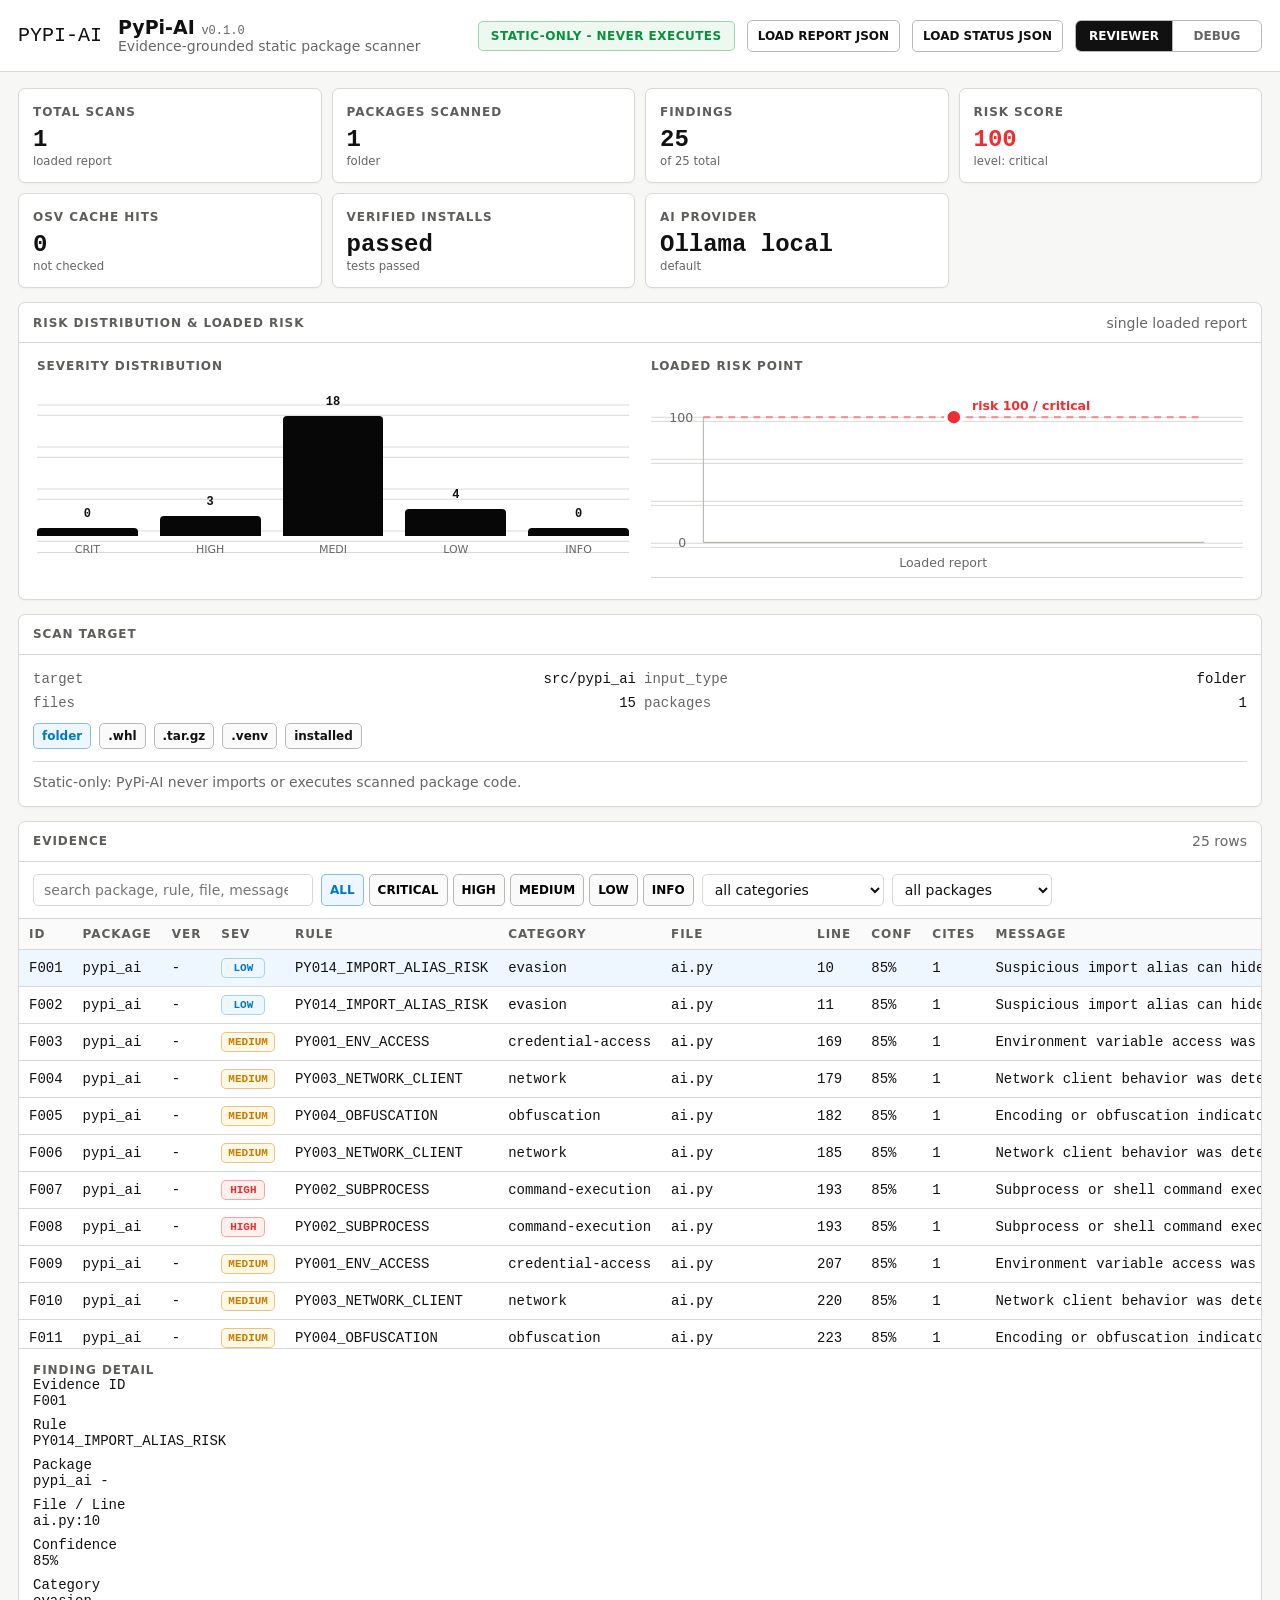
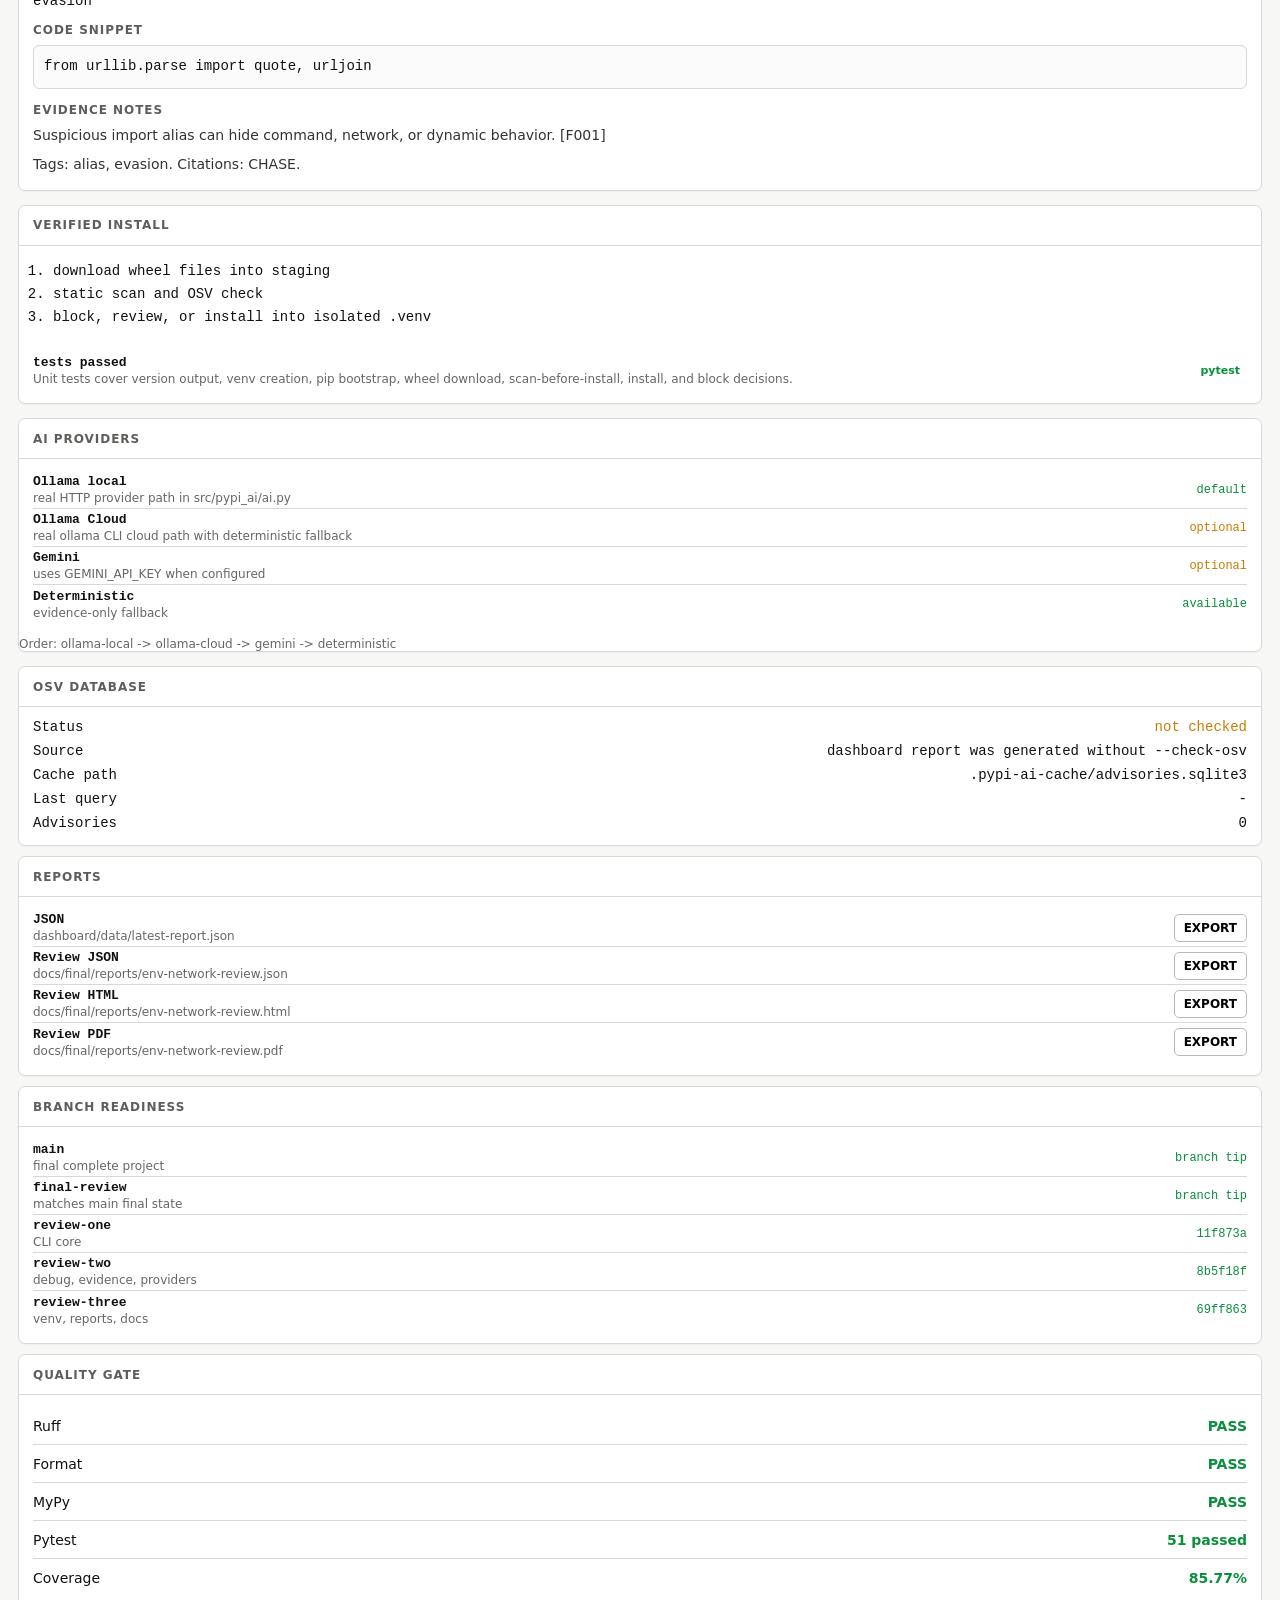
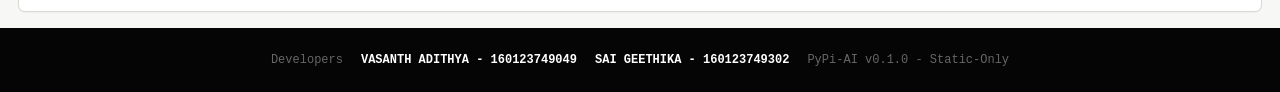
<file: dashboard/index.html>
<!doctype html>
<html lang="en">
  <head>
    <meta charset="utf-8" />
    <meta name="viewport" content="width=device-width, initial-scale=1" />
    <title>PyPi-AI Dashboard</title>
    <link rel="stylesheet" href="./styles.css" />
  </head>
  <body>
    <header class="topbar">
      <div class="brand">
        <pre class="ascii" aria-label="PyPi-AI ASCII logo">PYPI-AI</pre>
        <div>
          <h1>PyPi-AI <span>v0.1.0</span></h1>
          <p>Evidence-grounded static package scanner</p>
        </div>
      </div>
      <div class="top-actions">
        <span class="safety">STATIC-ONLY - NEVER EXECUTES</span>
        <label class="file-button">
          Load Report JSON
          <input id="reportFile" type="file" accept="application/json,.json" />
        </label>
        <label class="file-button">
          Load Status JSON
          <input id="statusFile" type="file" accept="application/json,.json" />
        </label>
        <div class="segmented" role="group" aria-label="Dashboard mode">
          <button class="segment active" data-mode="reviewer">Reviewer</button>
          <button class="segment" data-mode="debug">Debug</button>
        </div>
      </div>
    </header>

    <main class="dashboard">
      <section class="kpi-grid" aria-label="Scanner summary">
        <article class="kpi">
          <span>Total Scans</span>
          <strong id="totalScans">-</strong>
          <small id="scanSource">report artifact</small>
        </article>
        <article class="kpi">
          <span>Packages Scanned</span>
          <strong id="packagesScanned">-</strong>
          <small id="inputType">input type</small>
        </article>
        <article class="kpi">
          <span>Findings</span>
          <strong id="filteredCount">-</strong>
          <small id="filteredHint">of 0 total</small>
        </article>
        <article class="kpi risk-kpi">
          <span>Risk Score</span>
          <strong id="riskScore">-</strong>
          <small id="riskLevel">level</small>
        </article>
        <article class="kpi">
          <span>OSV Cache Hits</span>
          <strong id="osvCacheHits">-</strong>
          <small id="osvHint">status artifact</small>
        </article>
        <article class="kpi">
          <span>Verified Installs</span>
          <strong id="verifiedInstalls">-</strong>
          <small id="installHint">status artifact</small>
        </article>
        <article class="kpi">
          <span>AI Provider</span>
          <strong id="aiProvider">-</strong>
          <small id="aiProviderHint">status artifact</small>
        </article>
      </section>

      <section class="main-grid">
        <article class="panel wide">
          <div class="panel-title">
            <h2>Risk Distribution &amp; Loaded Risk</h2>
            <span id="trendWindow">loaded report</span>
          </div>
          <div class="risk-layout">
            <div>
              <h3>Severity Distribution</h3>
              <div class="bar-chart" id="barChart" aria-label="Severity distribution"></div>
            </div>
            <div>
              <h3>Loaded Risk Point</h3>
              <svg id="trendChart" class="trend" viewBox="0 0 520 170" role="img" aria-label="Loaded report risk score"></svg>
            </div>
          </div>
        </article>

        <article class="panel">
          <div class="panel-title">
            <h2>Scan Target</h2>
          </div>
          <dl class="scan-meta">
            <div><dt>target</dt><dd id="targetValue">not loaded</dd></div>
            <div><dt>input_type</dt><dd id="targetType">not loaded</dd></div>
            <div><dt>files</dt><dd id="filesScanned">0</dd></div>
            <div><dt>packages</dt><dd id="scanPackages">0</dd></div>
          </dl>
          <div class="target-types">
            <span class="selected">folder</span>
            <span>.whl</span>
            <span>.tar.gz</span>
            <span>.venv</span>
            <span>installed</span>
          </div>
          <p class="static-note">Static-only: PyPi-AI never imports or executes scanned package code.</p>
        </article>
      </section>

      <section class="workspace-grid">
        <article class="panel evidence-panel">
          <div class="panel-title">
            <h2>Evidence</h2>
            <span id="rowCount">0 rows</span>
          </div>
          <div class="filters" aria-label="Evidence filters">
            <input id="searchBox" type="search" placeholder="search package, rule, file, message" />
            <div class="severity-filters" id="severityFilters"></div>
            <select id="categoryFilter" aria-label="Category filter">
              <option value="all">all categories</option>
            </select>
            <select id="packageFilter" aria-label="Package filter">
              <option value="all">all packages</option>
            </select>
          </div>
          <div class="table-wrap">
            <table>
              <thead>
                <tr>
                  <th>ID</th>
                  <th>Package</th>
                  <th>Ver</th>
                  <th>Sev</th>
                  <th>Rule</th>
                  <th>Category</th>
                  <th>File</th>
                  <th>Line</th>
                  <th>Conf</th>
                  <th>Cites</th>
                  <th>Message</th>
                </tr>
              </thead>
              <tbody id="evidenceRows"></tbody>
            </table>
          </div>
          <div class="detail" id="findingDetail" aria-live="polite">
            <div>
              <h3>Finding Detail</h3>
              <dl id="detailMeta"></dl>
            </div>
            <div>
              <h3>Code Snippet</h3>
              <pre id="detailSnippet"></pre>
            </div>
            <div>
              <h3>Evidence Notes</h3>
              <p id="detailNotes"></p>
              <p id="detailCitations"></p>
            </div>
          </div>
        </article>

        <aside class="side-stack">
          <article class="panel">
            <div class="panel-title"><h2>Verified Install</h2></div>
            <ol class="workflow">
              <li>download wheel files into staging</li>
              <li>static scan and OSV check</li>
              <li>block, review, or install into isolated .venv</li>
            </ol>
            <div id="installList" class="status-list"></div>
          </article>

          <article class="panel">
            <div class="panel-title"><h2>AI Providers</h2></div>
            <div id="providerList" class="provider-list"></div>
            <p class="order">Order: ollama-local -> ollama-cloud -> gemini -> deterministic</p>
          </article>
        </aside>
      </section>

      <section class="bottom-grid">
        <article class="panel">
          <div class="panel-title"><h2>OSV Database</h2></div>
          <dl class="compact-list" id="osvList"></dl>
        </article>

        <article class="panel">
          <div class="panel-title"><h2>Reports</h2></div>
          <div id="reportList" class="report-list"></div>
        </article>

        <article class="panel">
          <div class="panel-title"><h2>Branch Readiness</h2></div>
          <div id="branchList" class="branch-list"></div>
        </article>

        <article class="panel">
          <div class="panel-title"><h2>Quality Gate</h2></div>
          <div class="quality" id="qualityList"></div>
        </article>
      </section>

      <section class="debug-grid hidden" id="debugGrid">
        <article class="panel">
          <div class="panel-title"><h2>Rule Trace</h2></div>
          <pre id="ruleTrace">No report loaded.</pre>
        </article>
        <article class="panel">
          <div class="panel-title"><h2>Scan Plan</h2></div>
          <pre id="scanPlan">No report loaded.</pre>
        </article>
        <article class="panel">
          <div class="panel-title"><h2>Provider Fallback</h2></div>
          <pre id="providerFallback">No status artifact loaded.</pre>
        </article>
      </section>
    </main>

    <footer class="footer">
      <span>Developers</span>
      <strong>VASANTH ADITHYA - 160123749049</strong>
      <strong>SAI GEETHIKA - 160123749302</strong>
      <span>PyPi-AI v0.1.0 - Static-Only</span>
    </footer>

    <script src="./app.js"></script>
  </body>
</html>
</file>
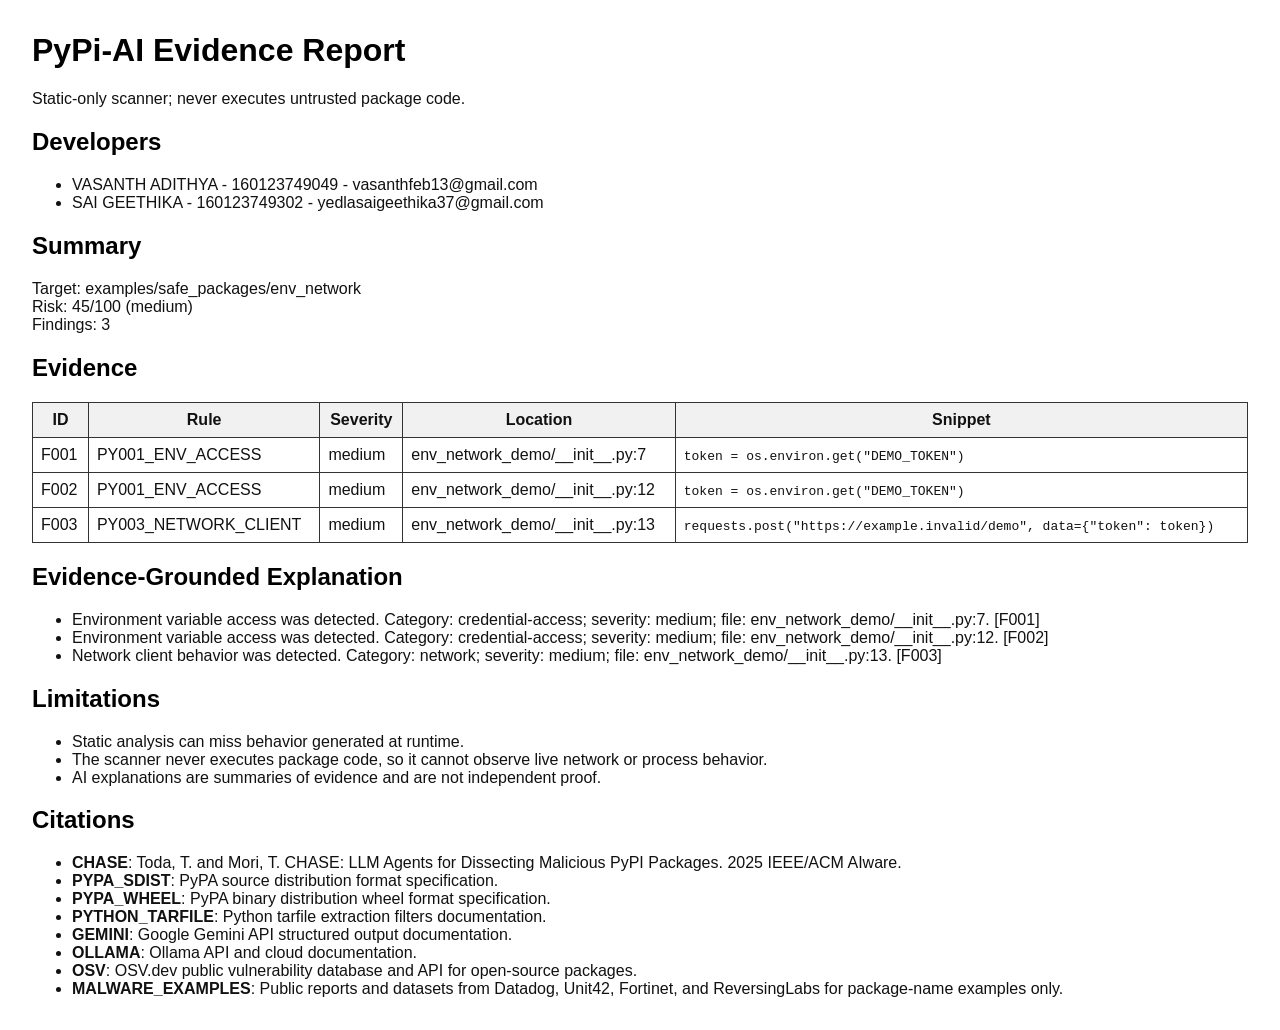
<file: docs/final/reports/env-network-review.html>
<!doctype html>
<html lang="en">
<head>
  <meta charset="utf-8">
  <title>PyPi-AI Security Report</title>
  <style>
    body { font-family: Arial, sans-serif; color: #111; background: #fff; margin: 32px; }
    h1, h2 { color: #000; }
    table { border-collapse: collapse; width: 100%; }
    th, td { border: 1px solid #333; padding: 8px; vertical-align: top; }
    th { background: #f1f1f1; }
    code { white-space: pre-wrap; }
  </style>
</head>
<body>
  <h1>PyPi-AI Evidence Report</h1>
  <p>Static-only scanner; never executes untrusted package code.</p>
  <h2>Developers</h2><ul><li>VASANTH ADITHYA - 160123749049 - vasanthfeb13@gmail.com</li><li>SAI GEETHIKA - 160123749302 - yedlasaigeethika37@gmail.com</li></ul>
  <h2>Summary</h2>
  <p>Target: examples/safe_packages/env_network<br>
  Risk: 45/100 (medium)<br>
  Findings: 3</p>
  <h2>Evidence</h2>
  <table><thead><tr><th>ID</th><th>Rule</th><th>Severity</th><th>Location</th><th>Snippet</th></tr></thead>
  <tbody><tr><td>F001</td><td>PY001_ENV_ACCESS</td><td>medium</td><td>env_network_demo/__init__.py:7</td><td><code>token = os.environ.get(&quot;DEMO_TOKEN&quot;)</code></td></tr><tr><td>F002</td><td>PY001_ENV_ACCESS</td><td>medium</td><td>env_network_demo/__init__.py:12</td><td><code>token = os.environ.get(&quot;DEMO_TOKEN&quot;)</code></td></tr><tr><td>F003</td><td>PY003_NETWORK_CLIENT</td><td>medium</td><td>env_network_demo/__init__.py:13</td><td><code>requests.post(&quot;https://example.invalid/demo&quot;, data={&quot;token&quot;: token})</code></td></tr></tbody></table>
  <h2>Evidence-Grounded Explanation</h2><ul><li>Environment variable access was detected. Category: credential-access; severity: medium; file: env_network_demo/__init__.py:7. [F001]</li><li>Environment variable access was detected. Category: credential-access; severity: medium; file: env_network_demo/__init__.py:12. [F002]</li><li>Network client behavior was detected. Category: network; severity: medium; file: env_network_demo/__init__.py:13. [F003]</li></ul>
  <h2>Limitations</h2><ul><li>Static analysis can miss behavior generated at runtime.</li><li>The scanner never executes package code, so it cannot observe live network or process behavior.</li><li>AI explanations are summaries of evidence and are not independent proof.</li></ul>
  <h2>Citations</h2><ul><li><strong>CHASE</strong>: Toda, T. and Mori, T. CHASE: LLM Agents for Dissecting Malicious PyPI Packages. 2025 IEEE/ACM AIware.</li><li><strong>PYPA_SDIST</strong>: PyPA source distribution format specification.</li><li><strong>PYPA_WHEEL</strong>: PyPA binary distribution wheel format specification.</li><li><strong>PYTHON_TARFILE</strong>: Python tarfile extraction filters documentation.</li><li><strong>GEMINI</strong>: Google Gemini API structured output documentation.</li><li><strong>OLLAMA</strong>: Ollama API and cloud documentation.</li><li><strong>OSV</strong>: OSV.dev public vulnerability database and API for open-source packages.</li><li><strong>MALWARE_EXAMPLES</strong>: Public reports and datasets from Datadog, Unit42, Fortinet, and ReversingLabs for package-name examples only.</li></ul>
</body>
</html>
</file>
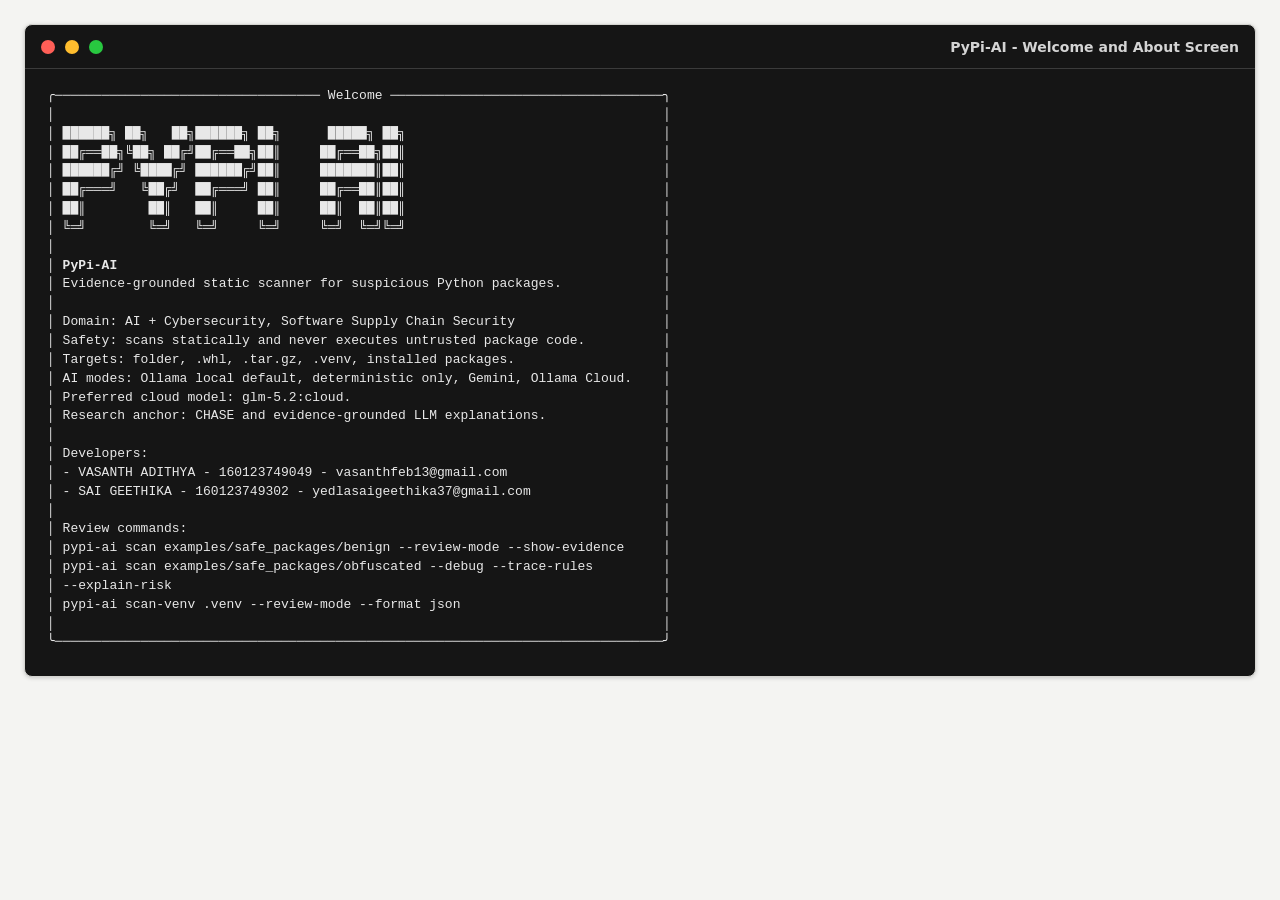
<file: docs/final/tool-screenshots/01-welcome.html>
<!doctype html>
<html lang="en">
<head>
<meta charset="utf-8" />
<meta name="viewport" content="width=device-width, initial-scale=1" />
<title>PyPi-AI - Welcome and About Screen</title>
<style>
  :root { --bg:#f4f4f2; --terminal:#151515; --ink:#e8e8e8; --muted:#9ca3af; --line:#3b3b3b; --cyan:#67e8f9; --green:#86efac; }
  * { box-sizing: border-box; }
  body { margin:0; padding:24px; background:var(--bg); color:#111; font-family: Inter, ui-sans-serif, system-ui, sans-serif; }
  .terminal { max-width:1280px; margin:0 auto; border:1px solid #d4d4d0; border-radius:8px; overflow:hidden; background:var(--terminal); box-shadow:0 1px 4px rgba(0,0,0,.18); }
  .bar { height:44px; display:flex; align-items:center; gap:10px; padding:0 16px; border-bottom:1px solid var(--line); color:#d4d4d4; font-weight:800; }
  .dot { width:14px; height:14px; border-radius:50%; display:inline-block; }
  .red { background:#ff5f57; } .yellow { background:#ffbd2e; } .green { background:#28c840; }
  .title { margin-left:auto; color:#d4d4d4; font-size:14px; }
  pre { margin:0; padding:18px 22px 24px; color:var(--ink); font: 13px/1.45 "SFMono-Regular", Consolas, "Liberation Mono", monospace; white-space:pre-wrap; overflow-wrap:anywhere; tab-size:2; }
</style>
</head>
<body>
  <main class="terminal">
    <div class="bar"><span class="dot red"></span><span class="dot yellow"></span><span class="dot green"></span><span class="title">PyPi-AI - Welcome and About Screen</span></div>
    <pre>╭────────────────────────────────── Welcome ───────────────────────────────────╮
│                                                                              │
│ ██████╗ ██╗   ██╗██████╗ ██╗      █████╗ ██╗                                 │
│ ██╔══██╗╚██╗ ██╔╝██╔══██╗██║     ██╔══██╗██║                                 │
│ ██████╔╝ ╚████╔╝ ██████╔╝██║     ███████║██║                                 │
│ ██╔═══╝   ╚██╔╝  ██╔═══╝ ██║     ██╔══██║██║                                 │
│ ██║        ██║   ██║     ██║     ██║  ██║██║                                 │
│ ╚═╝        ╚═╝   ╚═╝     ╚═╝     ╚═╝  ╚═╝╚═╝                                 │
│                                                                              │
│ <span style="font-weight:800">PyPi-AI</span>                                                                      │
│ Evidence-grounded static scanner for suspicious Python packages.             │
│                                                                              │
│ Domain: AI + Cybersecurity, Software Supply Chain Security                   │
│ Safety: scans statically and never executes untrusted package code.          │
│ Targets: folder, .whl, .tar.gz, .venv, installed packages.                   │
│ AI modes: Ollama local default, deterministic only, Gemini, Ollama Cloud.    │
│ Preferred cloud model: glm-5.2:cloud.                                        │
│ Research anchor: CHASE and evidence-grounded LLM explanations.               │
│                                                                              │
│ Developers:                                                                  │
│ - VASANTH ADITHYA - 160123749049 - vasanthfeb13@gmail.com                    │
│ - SAI GEETHIKA - 160123749302 - yedlasaigeethika37@gmail.com                 │
│                                                                              │
│ Review commands:                                                             │
│ pypi-ai scan examples/safe_packages/benign --review-mode --show-evidence     │
│ pypi-ai scan examples/safe_packages/obfuscated --debug --trace-rules         │
│ --explain-risk                                                               │
│ pypi-ai scan-venv .venv --review-mode --format json                          │
│                                                                              │
╰──────────────────────────────────────────────────────────────────────────────╯
</pre>
  </main>
</body>
</html>
</file>
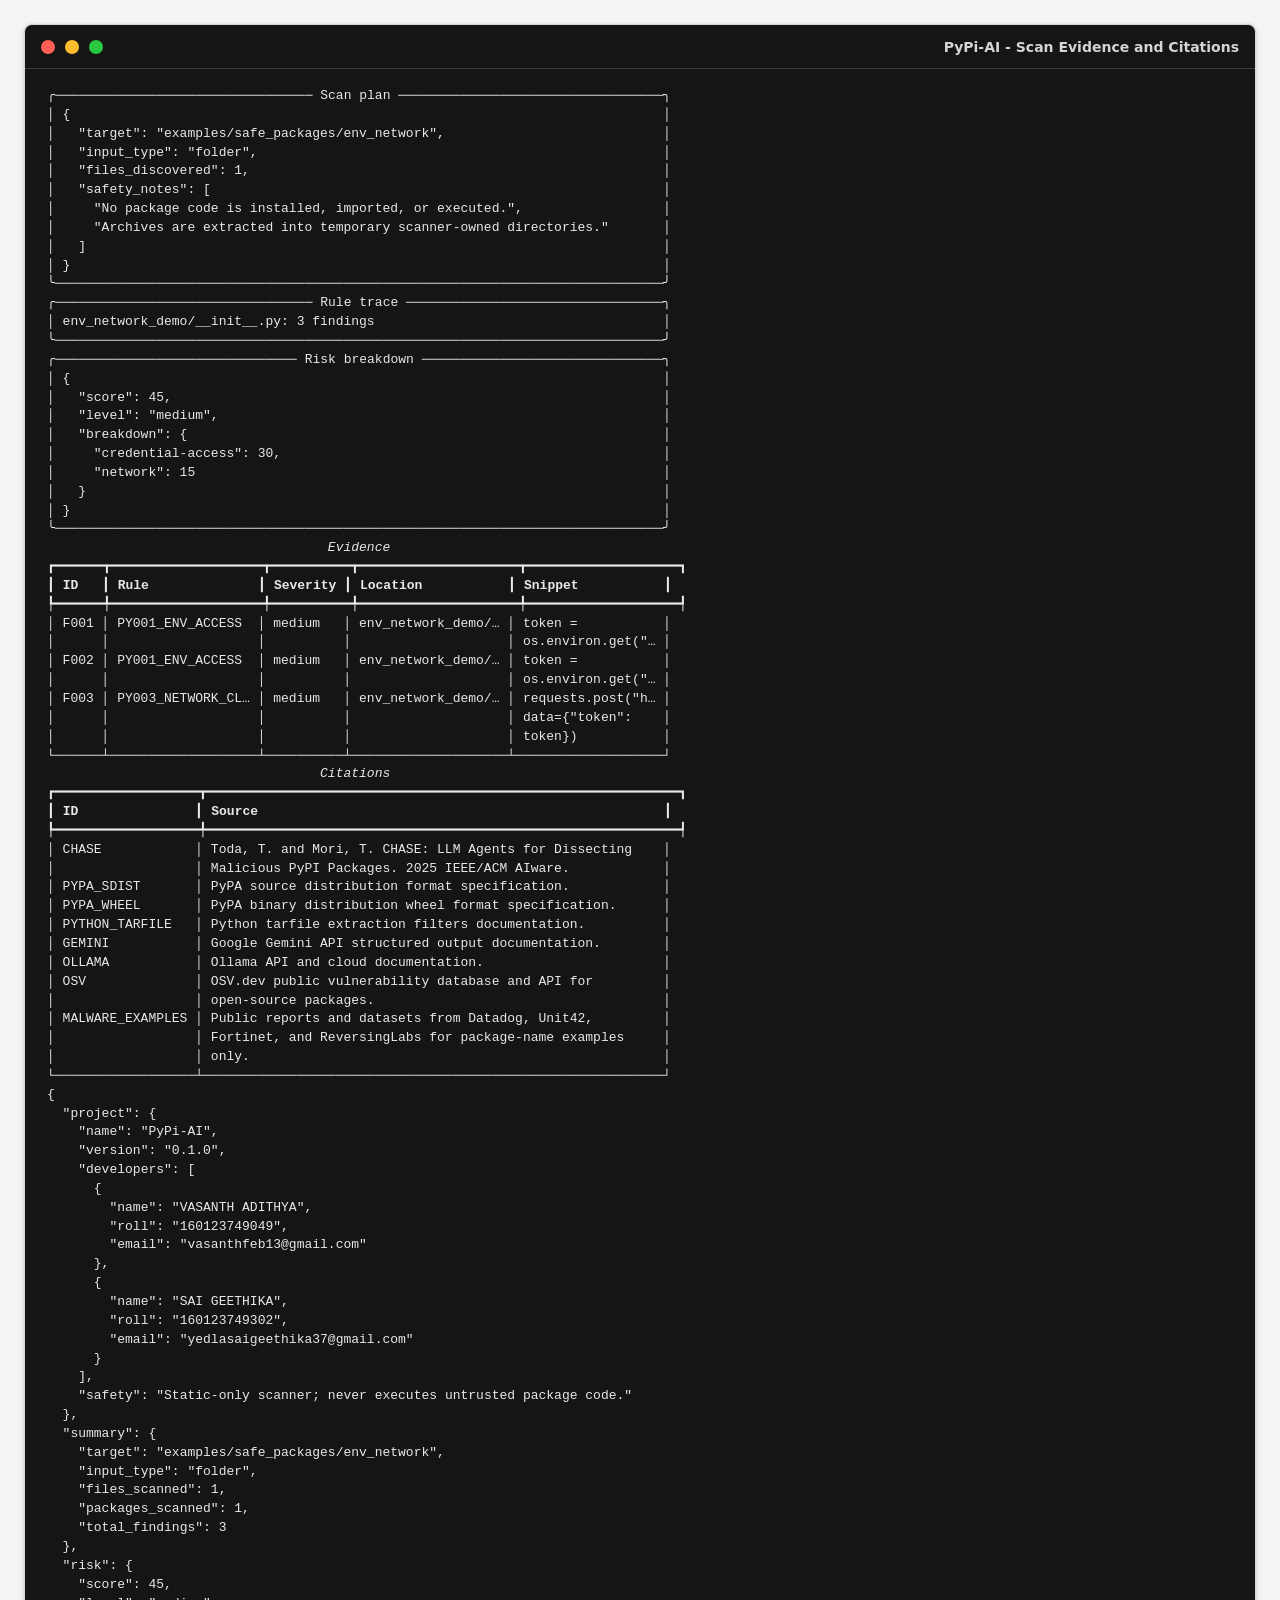
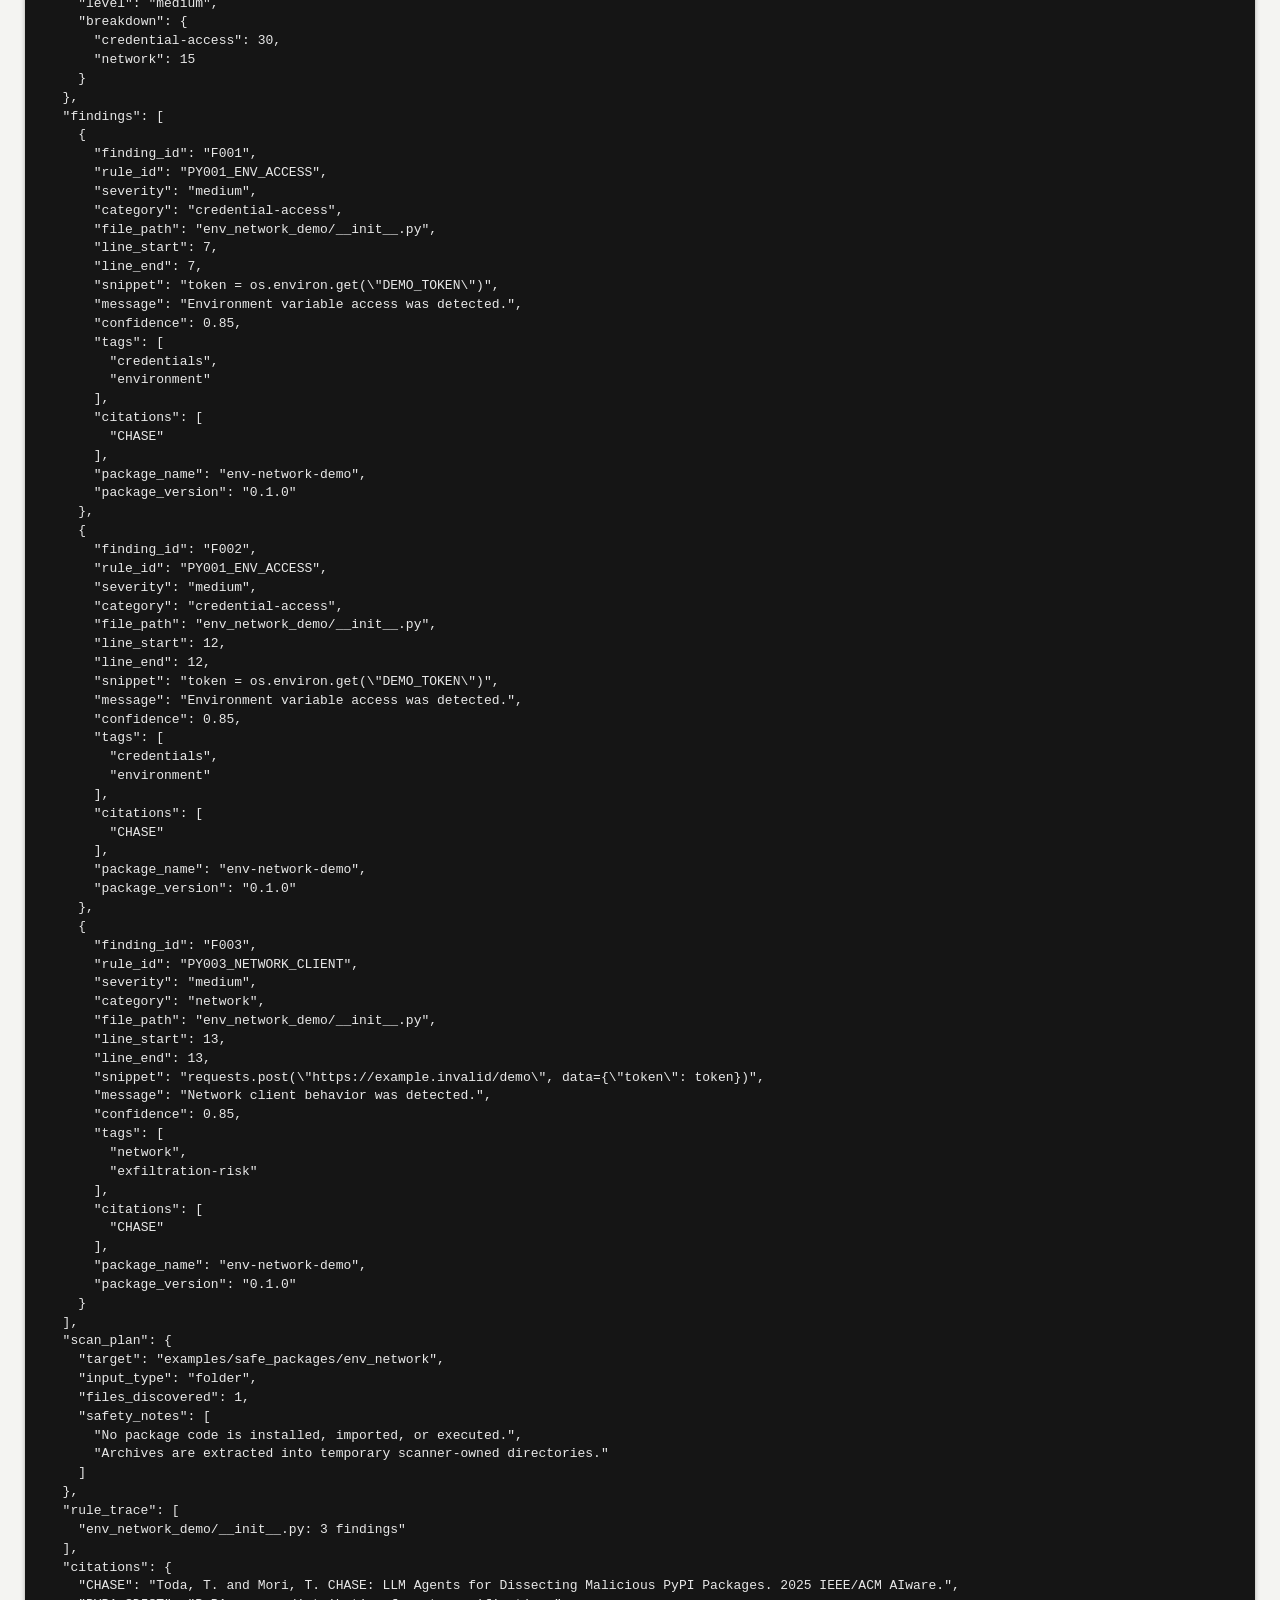
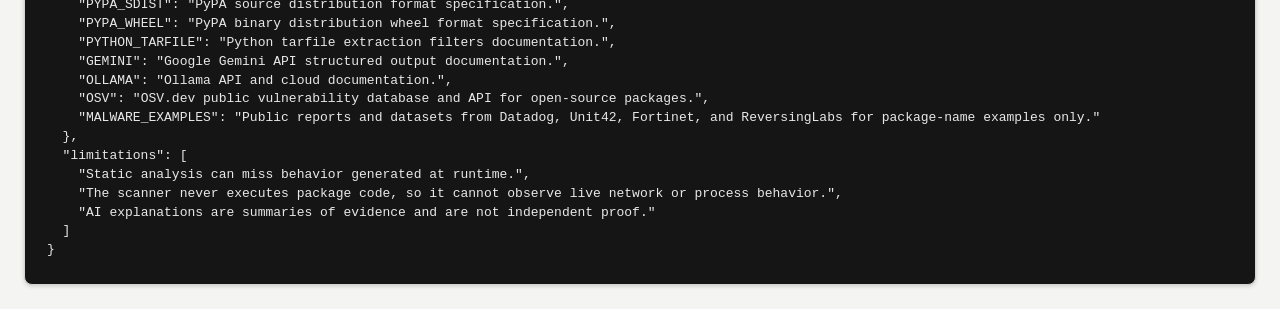
<file: docs/final/tool-screenshots/02-scan-evidence.html>
<!doctype html>
<html lang="en">
<head>
<meta charset="utf-8" />
<meta name="viewport" content="width=device-width, initial-scale=1" />
<title>PyPi-AI - Scan Evidence and Citations</title>
<style>
  :root { --bg:#f4f4f2; --terminal:#151515; --ink:#e8e8e8; --muted:#9ca3af; --line:#3b3b3b; --cyan:#67e8f9; --green:#86efac; }
  * { box-sizing: border-box; }
  body { margin:0; padding:24px; background:var(--bg); color:#111; font-family: Inter, ui-sans-serif, system-ui, sans-serif; }
  .terminal { max-width:1280px; margin:0 auto; border:1px solid #d4d4d0; border-radius:8px; overflow:hidden; background:var(--terminal); box-shadow:0 1px 4px rgba(0,0,0,.18); }
  .bar { height:44px; display:flex; align-items:center; gap:10px; padding:0 16px; border-bottom:1px solid var(--line); color:#d4d4d4; font-weight:800; }
  .dot { width:14px; height:14px; border-radius:50%; display:inline-block; }
  .red { background:#ff5f57; } .yellow { background:#ffbd2e; } .green { background:#28c840; }
  .title { margin-left:auto; color:#d4d4d4; font-size:14px; }
  pre { margin:0; padding:18px 22px 24px; color:var(--ink); font: 13px/1.45 "SFMono-Regular", Consolas, "Liberation Mono", monospace; white-space:pre-wrap; overflow-wrap:anywhere; tab-size:2; }
</style>
</head>
<body>
  <main class="terminal">
    <div class="bar"><span class="dot red"></span><span class="dot yellow"></span><span class="dot green"></span><span class="title">PyPi-AI - Scan Evidence and Citations</span></div>
    <pre>╭───────────────────────────────── Scan plan ──────────────────────────────────╮
│ {                                                                            │
│   &quot;target&quot;: &quot;examples/safe_packages/env_network&quot;,                            │
│   &quot;input_type&quot;: &quot;folder&quot;,                                                    │
│   &quot;files_discovered&quot;: 1,                                                     │
│   &quot;safety_notes&quot;: [                                                          │
│     &quot;No package code is installed, imported, or executed.&quot;,                  │
│     &quot;Archives are extracted into temporary scanner-owned directories.&quot;       │
│   ]                                                                          │
│ }                                                                            │
╰──────────────────────────────────────────────────────────────────────────────╯
╭───────────────────────────────── Rule trace ─────────────────────────────────╮
│ env_network_demo/__init__.py: 3 findings                                     │
╰──────────────────────────────────────────────────────────────────────────────╯
╭─────────────────────────────── Risk breakdown ───────────────────────────────╮
│ {                                                                            │
│   &quot;score&quot;: 45,                                                               │
│   &quot;level&quot;: &quot;medium&quot;,                                                         │
│   &quot;breakdown&quot;: {                                                             │
│     &quot;credential-access&quot;: 30,                                                 │
│     &quot;network&quot;: 15                                                            │
│   }                                                                          │
│ }                                                                            │
╰──────────────────────────────────────────────────────────────────────────────╯
<span style="font-style:italic">                                    Evidence                                    </span>
┏━━━━━━┳━━━━━━━━━━━━━━━━━━━┳━━━━━━━━━━┳━━━━━━━━━━━━━━━━━━━━┳━━━━━━━━━━━━━━━━━━━┓
┃<span style="font-weight:800"> </span><span style="font-weight:800">ID  </span><span style="font-weight:800"> </span>┃<span style="font-weight:800"> </span><span style="font-weight:800">Rule             </span><span style="font-weight:800"> </span>┃<span style="font-weight:800"> </span><span style="font-weight:800">Severity</span><span style="font-weight:800"> </span>┃<span style="font-weight:800"> </span><span style="font-weight:800">Location          </span><span style="font-weight:800"> </span>┃<span style="font-weight:800"> </span><span style="font-weight:800">Snippet          </span><span style="font-weight:800"> </span>┃
┡━━━━━━╇━━━━━━━━━━━━━━━━━━━╇━━━━━━━━━━╇━━━━━━━━━━━━━━━━━━━━╇━━━━━━━━━━━━━━━━━━━┩
│ F001 │ PY001_ENV_ACCESS  │ medium   │ env_network_demo/… │ token =           │
│      │                   │          │                    │ os.environ.get(&quot;… │
│ F002 │ PY001_ENV_ACCESS  │ medium   │ env_network_demo/… │ token =           │
│      │                   │          │                    │ os.environ.get(&quot;… │
│ F003 │ PY003_NETWORK_CL… │ medium   │ env_network_demo/… │ requests.post(&quot;h… │
│      │                   │          │                    │ data={&quot;token&quot;:    │
│      │                   │          │                    │ token})           │
└──────┴───────────────────┴──────────┴────────────────────┴───────────────────┘
<span style="font-style:italic">                                   Citations                                    </span>
┏━━━━━━━━━━━━━━━━━━┳━━━━━━━━━━━━━━━━━━━━━━━━━━━━━━━━━━━━━━━━━━━━━━━━━━━━━━━━━━━┓
┃<span style="font-weight:800"> </span><span style="font-weight:800">ID              </span><span style="font-weight:800"> </span>┃<span style="font-weight:800"> </span><span style="font-weight:800">Source                                                   </span><span style="font-weight:800"> </span>┃
┡━━━━━━━━━━━━━━━━━━╇━━━━━━━━━━━━━━━━━━━━━━━━━━━━━━━━━━━━━━━━━━━━━━━━━━━━━━━━━━━┩
│ CHASE            │ Toda, T. and Mori, T. CHASE: LLM Agents for Dissecting    │
│                  │ Malicious PyPI Packages. 2025 IEEE/ACM AIware.            │
│ PYPA_SDIST       │ PyPA source distribution format specification.            │
│ PYPA_WHEEL       │ PyPA binary distribution wheel format specification.      │
│ PYTHON_TARFILE   │ Python tarfile extraction filters documentation.          │
│ GEMINI           │ Google Gemini API structured output documentation.        │
│ OLLAMA           │ Ollama API and cloud documentation.                       │
│ OSV              │ OSV.dev public vulnerability database and API for         │
│                  │ open-source packages.                                     │
│ MALWARE_EXAMPLES │ Public reports and datasets from Datadog, Unit42,         │
│                  │ Fortinet, and ReversingLabs for package-name examples     │
│                  │ only.                                                     │
└──────────────────┴───────────────────────────────────────────────────────────┘
{
  &quot;project&quot;: {
    &quot;name&quot;: &quot;PyPi-AI&quot;,
    &quot;version&quot;: &quot;0.1.0&quot;,
    &quot;developers&quot;: [
      {
        &quot;name&quot;: &quot;VASANTH ADITHYA&quot;,
        &quot;roll&quot;: &quot;160123749049&quot;,
        &quot;email&quot;: &quot;vasanthfeb13@gmail.com&quot;
      },
      {
        &quot;name&quot;: &quot;SAI GEETHIKA&quot;,
        &quot;roll&quot;: &quot;160123749302&quot;,
        &quot;email&quot;: &quot;yedlasaigeethika37@gmail.com&quot;
      }
    ],
    &quot;safety&quot;: &quot;Static-only scanner; never executes untrusted package code.&quot;
  },
  &quot;summary&quot;: {
    &quot;target&quot;: &quot;examples/safe_packages/env_network&quot;,
    &quot;input_type&quot;: &quot;folder&quot;,
    &quot;files_scanned&quot;: 1,
    &quot;packages_scanned&quot;: 1,
    &quot;total_findings&quot;: 3
  },
  &quot;risk&quot;: {
    &quot;score&quot;: 45,
    &quot;level&quot;: &quot;medium&quot;,
    &quot;breakdown&quot;: {
      &quot;credential-access&quot;: 30,
      &quot;network&quot;: 15
    }
  },
  &quot;findings&quot;: [
    {
      &quot;finding_id&quot;: &quot;F001&quot;,
      &quot;rule_id&quot;: &quot;PY001_ENV_ACCESS&quot;,
      &quot;severity&quot;: &quot;medium&quot;,
      &quot;category&quot;: &quot;credential-access&quot;,
      &quot;file_path&quot;: &quot;env_network_demo/__init__.py&quot;,
      &quot;line_start&quot;: 7,
      &quot;line_end&quot;: 7,
      &quot;snippet&quot;: &quot;token = os.environ.get(\&quot;DEMO_TOKEN\&quot;)&quot;,
      &quot;message&quot;: &quot;Environment variable access was detected.&quot;,
      &quot;confidence&quot;: 0.85,
      &quot;tags&quot;: [
        &quot;credentials&quot;,
        &quot;environment&quot;
      ],
      &quot;citations&quot;: [
        &quot;CHASE&quot;
      ],
      &quot;package_name&quot;: &quot;env-network-demo&quot;,
      &quot;package_version&quot;: &quot;0.1.0&quot;
    },
    {
      &quot;finding_id&quot;: &quot;F002&quot;,
      &quot;rule_id&quot;: &quot;PY001_ENV_ACCESS&quot;,
      &quot;severity&quot;: &quot;medium&quot;,
      &quot;category&quot;: &quot;credential-access&quot;,
      &quot;file_path&quot;: &quot;env_network_demo/__init__.py&quot;,
      &quot;line_start&quot;: 12,
      &quot;line_end&quot;: 12,
      &quot;snippet&quot;: &quot;token = os.environ.get(\&quot;DEMO_TOKEN\&quot;)&quot;,
      &quot;message&quot;: &quot;Environment variable access was detected.&quot;,
      &quot;confidence&quot;: 0.85,
      &quot;tags&quot;: [
        &quot;credentials&quot;,
        &quot;environment&quot;
      ],
      &quot;citations&quot;: [
        &quot;CHASE&quot;
      ],
      &quot;package_name&quot;: &quot;env-network-demo&quot;,
      &quot;package_version&quot;: &quot;0.1.0&quot;
    },
    {
      &quot;finding_id&quot;: &quot;F003&quot;,
      &quot;rule_id&quot;: &quot;PY003_NETWORK_CLIENT&quot;,
      &quot;severity&quot;: &quot;medium&quot;,
      &quot;category&quot;: &quot;network&quot;,
      &quot;file_path&quot;: &quot;env_network_demo/__init__.py&quot;,
      &quot;line_start&quot;: 13,
      &quot;line_end&quot;: 13,
      &quot;snippet&quot;: &quot;requests.post(\&quot;https://example.invalid/demo\&quot;, data={\&quot;token\&quot;: token})&quot;,
      &quot;message&quot;: &quot;Network client behavior was detected.&quot;,
      &quot;confidence&quot;: 0.85,
      &quot;tags&quot;: [
        &quot;network&quot;,
        &quot;exfiltration-risk&quot;
      ],
      &quot;citations&quot;: [
        &quot;CHASE&quot;
      ],
      &quot;package_name&quot;: &quot;env-network-demo&quot;,
      &quot;package_version&quot;: &quot;0.1.0&quot;
    }
  ],
  &quot;scan_plan&quot;: {
    &quot;target&quot;: &quot;examples/safe_packages/env_network&quot;,
    &quot;input_type&quot;: &quot;folder&quot;,
    &quot;files_discovered&quot;: 1,
    &quot;safety_notes&quot;: [
      &quot;No package code is installed, imported, or executed.&quot;,
      &quot;Archives are extracted into temporary scanner-owned directories.&quot;
    ]
  },
  &quot;rule_trace&quot;: [
    &quot;env_network_demo/__init__.py: 3 findings&quot;
  ],
  &quot;citations&quot;: {
    &quot;CHASE&quot;: &quot;Toda, T. and Mori, T. CHASE: LLM Agents for Dissecting Malicious PyPI Packages. 2025 IEEE/ACM AIware.&quot;,
    &quot;PYPA_SDIST&quot;: &quot;PyPA source distribution format specification.&quot;,
    &quot;PYPA_WHEEL&quot;: &quot;PyPA binary distribution wheel format specification.&quot;,
    &quot;PYTHON_TARFILE&quot;: &quot;Python tarfile extraction filters documentation.&quot;,
    &quot;GEMINI&quot;: &quot;Google Gemini API structured output documentation.&quot;,
    &quot;OLLAMA&quot;: &quot;Ollama API and cloud documentation.&quot;,
    &quot;OSV&quot;: &quot;OSV.dev public vulnerability database and API for open-source packages.&quot;,
    &quot;MALWARE_EXAMPLES&quot;: &quot;Public reports and datasets from Datadog, Unit42, Fortinet, and ReversingLabs for package-name examples only.&quot;
  },
  &quot;limitations&quot;: [
    &quot;Static analysis can miss behavior generated at runtime.&quot;,
    &quot;The scanner never executes package code, so it cannot observe live network or process behavior.&quot;,
    &quot;AI explanations are summaries of evidence and are not independent proof.&quot;
  ]
}
</pre>
  </main>
</body>
</html>
</file>
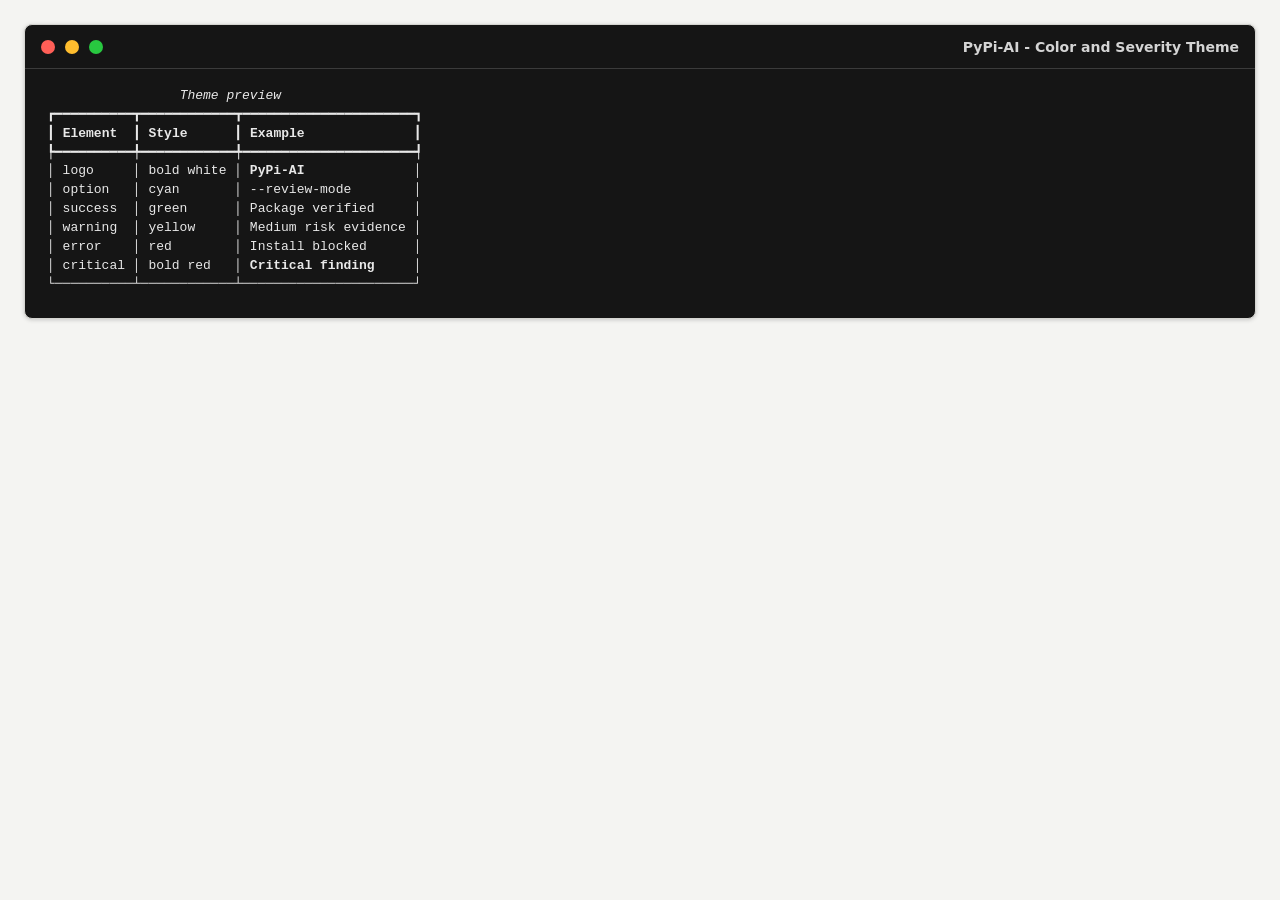
<file: docs/final/tool-screenshots/03-theme-preview.html>
<!doctype html>
<html lang="en">
<head>
<meta charset="utf-8" />
<meta name="viewport" content="width=device-width, initial-scale=1" />
<title>PyPi-AI - Color and Severity Theme</title>
<style>
  :root { --bg:#f4f4f2; --terminal:#151515; --ink:#e8e8e8; --muted:#9ca3af; --line:#3b3b3b; --cyan:#67e8f9; --green:#86efac; }
  * { box-sizing: border-box; }
  body { margin:0; padding:24px; background:var(--bg); color:#111; font-family: Inter, ui-sans-serif, system-ui, sans-serif; }
  .terminal { max-width:1280px; margin:0 auto; border:1px solid #d4d4d0; border-radius:8px; overflow:hidden; background:var(--terminal); box-shadow:0 1px 4px rgba(0,0,0,.18); }
  .bar { height:44px; display:flex; align-items:center; gap:10px; padding:0 16px; border-bottom:1px solid var(--line); color:#d4d4d4; font-weight:800; }
  .dot { width:14px; height:14px; border-radius:50%; display:inline-block; }
  .red { background:#ff5f57; } .yellow { background:#ffbd2e; } .green { background:#28c840; }
  .title { margin-left:auto; color:#d4d4d4; font-size:14px; }
  pre { margin:0; padding:18px 22px 24px; color:var(--ink); font: 13px/1.45 "SFMono-Regular", Consolas, "Liberation Mono", monospace; white-space:pre-wrap; overflow-wrap:anywhere; tab-size:2; }
</style>
</head>
<body>
  <main class="terminal">
    <div class="bar"><span class="dot red"></span><span class="dot yellow"></span><span class="dot green"></span><span class="title">PyPi-AI - Color and Severity Theme</span></div>
    <pre><span style="font-style:italic">                 Theme preview                  </span>
┏━━━━━━━━━━┳━━━━━━━━━━━━┳━━━━━━━━━━━━━━━━━━━━━━┓
┃<span style="font-weight:800"> </span><span style="font-weight:800">Element </span><span style="font-weight:800"> </span>┃<span style="font-weight:800"> </span><span style="font-weight:800">Style     </span><span style="font-weight:800"> </span>┃<span style="font-weight:800"> </span><span style="font-weight:800">Example             </span><span style="font-weight:800"> </span>┃
┡━━━━━━━━━━╇━━━━━━━━━━━━╇━━━━━━━━━━━━━━━━━━━━━━┩
│ logo     │ bold white │ <span style="font-weight:800">PyPi-AI</span>              │
│ option   │ cyan       │ --review-mode        │
│ success  │ green      │ Package verified     │
│ warning  │ yellow     │ Medium risk evidence │
│ error    │ red        │ Install blocked      │
│ critical │ bold red   │ <span style="font-weight:800">Critical finding</span>     │
└──────────┴────────────┴──────────────────────┘
</pre>
  </main>
</body>
</html>
</file>
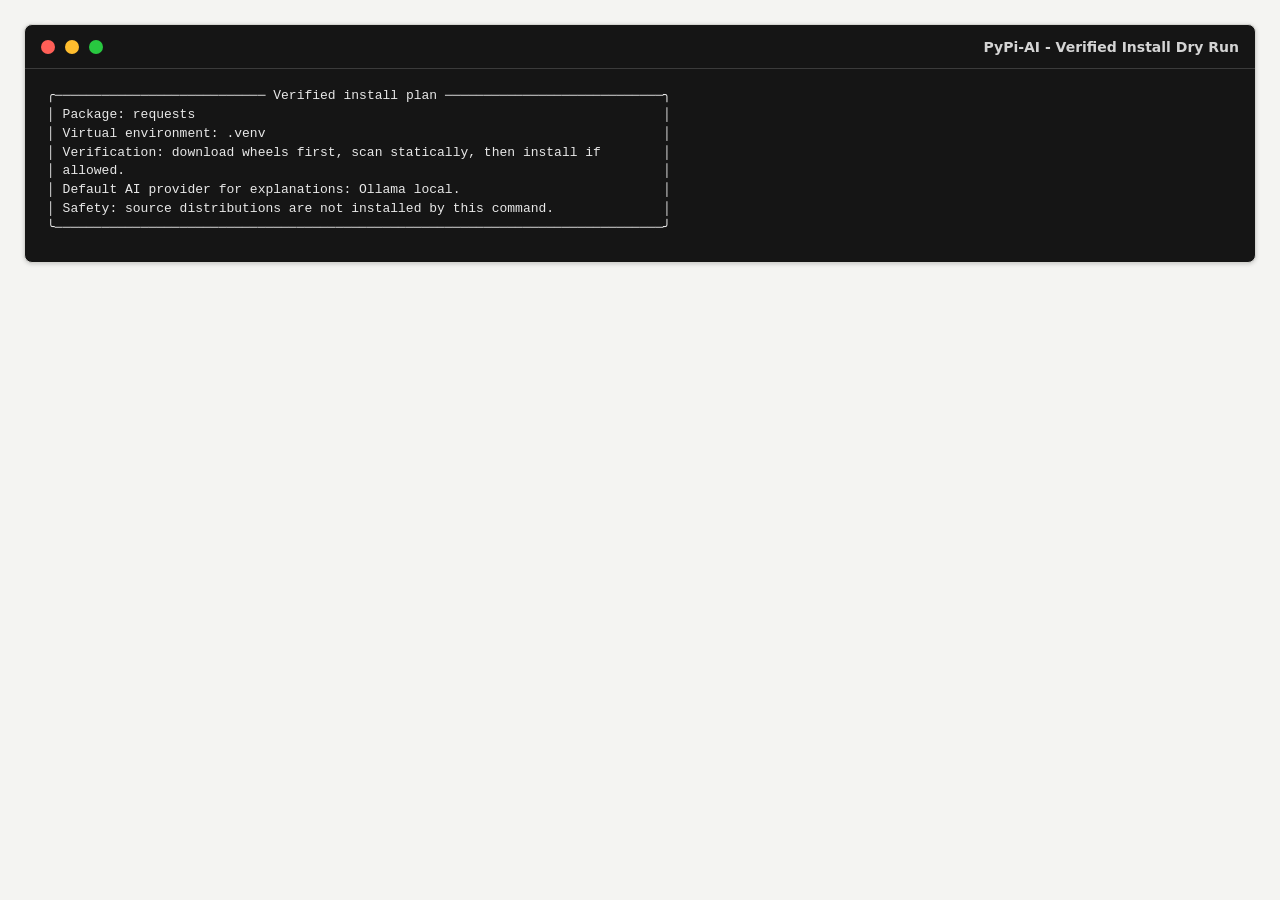
<file: docs/final/tool-screenshots/04-install-dry-run.html>
<!doctype html>
<html lang="en">
<head>
<meta charset="utf-8" />
<meta name="viewport" content="width=device-width, initial-scale=1" />
<title>PyPi-AI - Verified Install Dry Run</title>
<style>
  :root { --bg:#f4f4f2; --terminal:#151515; --ink:#e8e8e8; --muted:#9ca3af; --line:#3b3b3b; --cyan:#67e8f9; --green:#86efac; }
  * { box-sizing: border-box; }
  body { margin:0; padding:24px; background:var(--bg); color:#111; font-family: Inter, ui-sans-serif, system-ui, sans-serif; }
  .terminal { max-width:1280px; margin:0 auto; border:1px solid #d4d4d0; border-radius:8px; overflow:hidden; background:var(--terminal); box-shadow:0 1px 4px rgba(0,0,0,.18); }
  .bar { height:44px; display:flex; align-items:center; gap:10px; padding:0 16px; border-bottom:1px solid var(--line); color:#d4d4d4; font-weight:800; }
  .dot { width:14px; height:14px; border-radius:50%; display:inline-block; }
  .red { background:#ff5f57; } .yellow { background:#ffbd2e; } .green { background:#28c840; }
  .title { margin-left:auto; color:#d4d4d4; font-size:14px; }
  pre { margin:0; padding:18px 22px 24px; color:var(--ink); font: 13px/1.45 "SFMono-Regular", Consolas, "Liberation Mono", monospace; white-space:pre-wrap; overflow-wrap:anywhere; tab-size:2; }
</style>
</head>
<body>
  <main class="terminal">
    <div class="bar"><span class="dot red"></span><span class="dot yellow"></span><span class="dot green"></span><span class="title">PyPi-AI - Verified Install Dry Run</span></div>
    <pre>╭─────────────────────────── Verified install plan ────────────────────────────╮
│ Package: requests                                                            │
│ Virtual environment: .venv                                                   │
│ Verification: download wheels first, scan statically, then install if        │
│ allowed.                                                                     │
│ Default AI provider for explanations: Ollama local.                          │
│ Safety: source distributions are not installed by this command.              │
╰──────────────────────────────────────────────────────────────────────────────╯
</pre>
  </main>
</body>
</html>
</file>
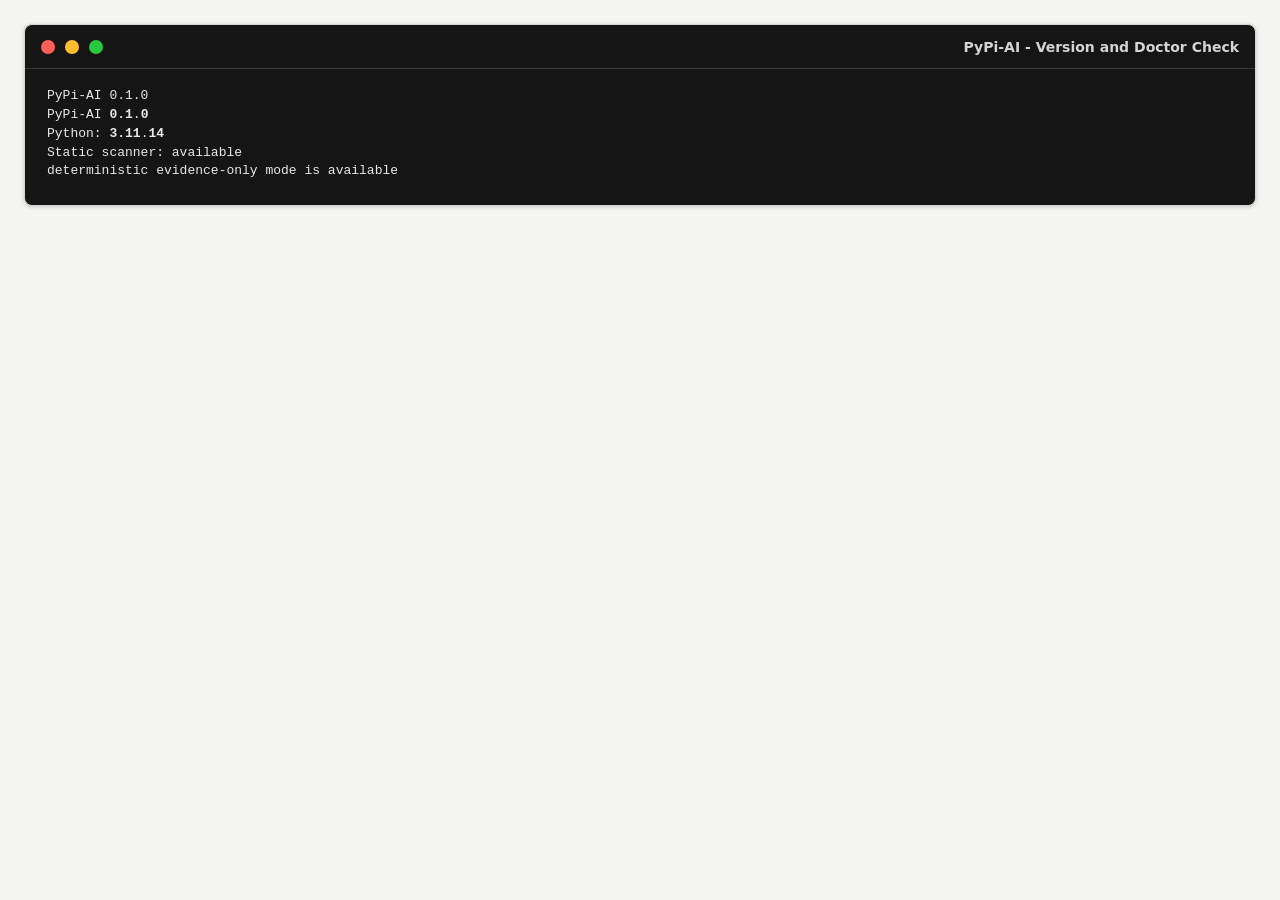
<file: docs/final/tool-screenshots/05-doctor-version.html>
<!doctype html>
<html lang="en">
<head>
<meta charset="utf-8" />
<meta name="viewport" content="width=device-width, initial-scale=1" />
<title>PyPi-AI - Version and Doctor Check</title>
<style>
  :root { --bg:#f4f4f2; --terminal:#151515; --ink:#e8e8e8; --muted:#9ca3af; --line:#3b3b3b; --cyan:#67e8f9; --green:#86efac; }
  * { box-sizing: border-box; }
  body { margin:0; padding:24px; background:var(--bg); color:#111; font-family: Inter, ui-sans-serif, system-ui, sans-serif; }
  .terminal { max-width:1280px; margin:0 auto; border:1px solid #d4d4d0; border-radius:8px; overflow:hidden; background:var(--terminal); box-shadow:0 1px 4px rgba(0,0,0,.18); }
  .bar { height:44px; display:flex; align-items:center; gap:10px; padding:0 16px; border-bottom:1px solid var(--line); color:#d4d4d4; font-weight:800; }
  .dot { width:14px; height:14px; border-radius:50%; display:inline-block; }
  .red { background:#ff5f57; } .yellow { background:#ffbd2e; } .green { background:#28c840; }
  .title { margin-left:auto; color:#d4d4d4; font-size:14px; }
  pre { margin:0; padding:18px 22px 24px; color:var(--ink); font: 13px/1.45 "SFMono-Regular", Consolas, "Liberation Mono", monospace; white-space:pre-wrap; overflow-wrap:anywhere; tab-size:2; }
</style>
</head>
<body>
  <main class="terminal">
    <div class="bar"><span class="dot red"></span><span class="dot yellow"></span><span class="dot green"></span><span class="title">PyPi-AI - Version and Doctor Check</span></div>
    <pre>PyPi-AI 0.1.0
PyPi-AI <span style="font-weight:800">0.1</span>.<span style="font-weight:800">0</span>
Python: <span style="font-weight:800">3.11</span>.<span style="font-weight:800">14</span>
Static scanner: available
deterministic evidence-only mode is available
</pre>
  </main>
</body>
</html>
</file>
<file: dashboard/styles.css>
:root {
  --bg: #f7f7f5;
  --surface: #ffffff;
  --surface-2: #fafafa;
  --ink: #111111;
  --muted: #666666;
  --line: #d8d8d4;
  --line-strong: #b9b9b4;
  --red: #ef2f2f;
  --red-soft: #fff0ee;
  --yellow: #c77c00;
  --yellow-soft: #fff8e5;
  --blue: #0077cc;
  --blue-soft: #eef7ff;
  --green: #0a8f3c;
  --green-soft: #edf9f0;
  --shadow: 0 1px 2px rgba(0, 0, 0, 0.04);
}

* {
  box-sizing: border-box;
}

body {
  margin: 0;
  background: var(--bg);
  color: var(--ink);
  font-family:
    Inter, ui-sans-serif, system-ui, -apple-system, BlinkMacSystemFont, "Segoe UI", sans-serif;
  font-size: 14px;
}

button,
input,
select {
  font: inherit;
}

.topbar {
  display: flex;
  align-items: center;
  justify-content: space-between;
  gap: 20px;
  min-height: 72px;
  padding: 14px 18px;
  border-bottom: 1px solid var(--line);
  background: var(--surface);
}

.brand {
  display: flex;
  align-items: center;
  gap: 16px;
  min-width: 0;
}

.ascii {
  margin: 0;
  font-family: "SFMono-Regular", Consolas, monospace;
  font-size: 20px;
  line-height: 1;
  letter-spacing: 0;
  white-space: pre;
}

h1,
h2,
h3,
p {
  margin: 0;
}

h1 {
  font-size: 19px;
  line-height: 1.1;
  letter-spacing: 0;
}

h1 span {
  color: var(--muted);
  font-family: "SFMono-Regular", Consolas, monospace;
  font-size: 12px;
  font-weight: 500;
}

.brand p,
.kpi small,
.panel-title span,
.scan-meta dt,
.footer span {
  color: var(--muted);
}

.top-actions {
  display: flex;
  align-items: center;
  gap: 12px;
  flex-wrap: wrap;
  justify-content: flex-end;
}

.file-button {
  position: relative;
  overflow: hidden;
  border: 1px solid var(--line-strong);
  border-radius: 5px;
  background: var(--surface);
  color: var(--ink);
  padding: 8px 10px;
  font-size: 12px;
  font-weight: 800;
  text-transform: uppercase;
  cursor: pointer;
}

.file-button input {
  position: absolute;
  inset: 0;
  opacity: 0;
  cursor: pointer;
}

.safety {
  border: 1px solid rgba(10, 143, 60, 0.35);
  color: var(--green);
  background: var(--green-soft);
  border-radius: 5px;
  padding: 7px 12px;
  font-size: 12px;
  font-weight: 800;
  letter-spacing: 0.04em;
}

.segmented {
  display: inline-flex;
  border: 1px solid var(--line-strong);
  border-radius: 6px;
  overflow: hidden;
  background: var(--surface);
}

.segment {
  min-width: 88px;
  border: 0;
  border-right: 1px solid var(--line-strong);
  background: transparent;
  color: var(--muted);
  padding: 8px 13px;
  font-size: 12px;
  font-weight: 800;
  text-transform: uppercase;
  cursor: pointer;
}

.segment:last-child {
  border-right: 0;
}

.segment.active {
  background: var(--ink);
  color: var(--surface);
}

.dashboard {
  max-width: 1720px;
  margin: 0 auto;
  padding: 16px 18px 0;
}

.kpi-grid,
.bottom-grid {
  display: grid;
  grid-template-columns: repeat(7, minmax(140px, 1fr));
  gap: 10px;
}

.kpi,
.panel {
  border: 1px solid var(--line);
  border-radius: 7px;
  background: var(--surface);
  box-shadow: var(--shadow);
}

.kpi {
  min-height: 90px;
  padding: 14px;
}

.kpi span,
.panel-title h2,
h3,
th {
  color: #5d5d5a;
  font-size: 12px;
  font-weight: 800;
  letter-spacing: 0.08em;
  text-transform: uppercase;
}

.kpi strong {
  display: block;
  margin-top: 8px;
  font-family: "SFMono-Regular", Consolas, monospace;
  font-size: 24px;
  line-height: 1.05;
}

.risk-kpi strong,
.sev-critical,
.sev-high {
  color: var(--red);
}

.main-grid,
.workspace-grid,
.bottom-grid,
.debug-grid {
  margin-top: 14px;
}

.main-grid {
  display: grid;
  grid-template-columns: minmax(0, 2fr) minmax(360px, 1fr);
  gap: 14px;
}

.workspace-grid {
  display: grid;
  grid-template-columns: minmax(720px, 1fr) 380px;
  gap: 14px;
}

.bottom-grid {
  grid-template-columns: 1fr 1.35fr 1fr 1fr;
}

.debug-grid {
  display: grid;
  grid-template-columns: repeat(3, 1fr);
  gap: 14px;
}

.hidden {
  display: none !important;
}

.panel-title {
  display: flex;
  align-items: center;
  justify-content: space-between;
  gap: 12px;
  min-height: 40px;
  padding: 0 14px;
  border-bottom: 1px solid var(--line);
}

.risk-layout {
  display: grid;
  grid-template-columns: 1fr 1fr;
  gap: 22px;
  padding: 16px 18px 18px;
}

.bar-chart {
  display: grid;
  grid-template-columns: repeat(5, 1fr);
  align-items: end;
  gap: 22px;
  height: 170px;
  margin-top: 10px;
  padding-top: 12px;
  border-bottom: 1px solid var(--line);
  background:
    linear-gradient(var(--line) 1px, transparent 1px) 0 25% / 100% 42px,
    linear-gradient(var(--line) 1px, transparent 1px) 0 50% / 100% 42px;
}

.bar {
  display: flex;
  flex-direction: column;
  align-items: center;
  justify-content: flex-end;
  gap: 7px;
  height: 100%;
}

.bar-value {
  width: 100%;
  min-height: 8px;
  border-radius: 4px 4px 0 0;
  background: #070707;
}

.bar strong {
  font-family: "SFMono-Regular", Consolas, monospace;
  font-size: 12px;
}

.bar span {
  color: var(--muted);
  font-size: 11px;
  text-transform: uppercase;
}

.trend {
  width: 100%;
  min-height: 170px;
  margin-top: 10px;
  border-bottom: 1px solid var(--line);
  background:
    linear-gradient(var(--line) 1px, transparent 1px) 0 25% / 100% 42px,
    linear-gradient(var(--line) 1px, transparent 1px) 0 50% / 100% 42px;
}

.trend-fill {
  fill: url("#riskFade");
}

.trend-line,
.trend-guide {
  fill: none;
  stroke: var(--red);
  stroke-width: 2;
}

.trend-guide {
  stroke-dasharray: 6 5;
  opacity: 0.45;
}

.trend-axis {
  stroke: var(--line-strong);
  stroke-width: 1;
}

.trend-dot {
  fill: var(--red);
  stroke: var(--surface);
  stroke-width: 3;
}

.axis-label,
.risk-label,
.axis-labels text {
  fill: var(--muted);
  font-size: 11px;
}

.risk-label {
  fill: var(--red);
  font-weight: 800;
}

.scan-meta,
.compact-list,
.detail dl {
  display: grid;
  gap: 8px;
  margin: 0;
}

.scan-meta {
  grid-template-columns: repeat(2, minmax(0, 1fr));
  padding: 16px 14px 10px;
}

.scan-meta div,
.compact-list div {
  display: flex;
  justify-content: space-between;
  gap: 12px;
  min-width: 0;
}

.scan-meta dd,
.scan-meta dt,
.compact-list dd,
.compact-list dt,
.detail dd,
.detail dt,
pre,
td {
  font-family: "SFMono-Regular", Consolas, monospace;
}

dd {
  margin: 0;
}

.scan-meta dd,
.compact-list dd {
  overflow: hidden;
  text-align: right;
  text-overflow: ellipsis;
  white-space: nowrap;
}

.target-types {
  display: flex;
  flex-wrap: wrap;
  gap: 8px;
  padding: 2px 14px 12px;
}

.target-types span,
.severity-filters button,
.badge {
  border: 1px solid var(--line-strong);
  border-radius: 5px;
  background: var(--surface-2);
  padding: 5px 8px;
  font-size: 12px;
  font-weight: 700;
}

.target-types .selected,
.severity-filters button.active {
  border-color: rgba(0, 119, 204, 0.45);
  background: var(--blue-soft);
  color: var(--blue);
}

.static-note {
  margin: 0 14px 16px;
  padding-top: 12px;
  border-top: 1px solid var(--line);
  color: var(--muted);
}

.evidence-panel {
  min-width: 0;
}

.filters {
  display: flex;
  align-items: center;
  gap: 8px;
  padding: 12px 14px;
  border-bottom: 1px solid var(--line);
  overflow-x: auto;
}

.filters input,
.filters select {
  height: 32px;
  border: 1px solid var(--line);
  border-radius: 5px;
  background: var(--surface);
  color: var(--ink);
}

.filters input {
  min-width: 280px;
  padding: 0 10px;
}

.filters select {
  min-width: 160px;
  padding: 0 8px;
}

.severity-filters {
  display: flex;
  gap: 5px;
}

.severity-filters button {
  height: 32px;
  cursor: pointer;
}

.table-wrap {
  max-height: 430px;
  overflow: auto;
  border-bottom: 1px solid var(--line);
}

table {
  width: 100%;
  min-width: 1050px;
  border-collapse: collapse;
}

th,
td {
  border-bottom: 1px solid var(--line);
  padding: 8px 10px;
  text-align: left;
  vertical-align: middle;
  white-space: nowrap;
}

th {
  position: sticky;
  z-index: 1;
  top: 0;
  background: var(--surface-2);
}

tbody tr {
  cursor: pointer;
}

tbody tr:hover,
tbody tr.selected {
  background: var(--blue-soft);
}

.message-cell {
  max-width: 390px;
  overflow: hidden;
  text-overflow: ellipsis;
}

.severity {
  display: inline-flex;
  align-items: center;
  justify-content: center;
  min-width: 44px;
  border-radius: 5px;
  padding: 3px 6px;
  font-size: 11px;
  font-weight: 900;
}

.severity.critical,
.severity.high {
  border: 1px solid rgba(239, 47, 47, 0.4);
  background: var(--red-soft);
  color: var(--red);
}

.severity.medium {
  border: 1px solid rgba(199, 124, 0, 0.42);
  background: var(--yellow-soft);
  color: var(--yellow);
}

.severity.low,
.severity.info {
  border: 1px solid rgba(0, 119, 204, 0.3);
  background: var(--blue-soft);
  color: var(--blue);
}

.detail {
  display: grid;
  grid-template-columns: 1fr 1.2fr 1fr;
  gap: 14px;
  padding: 14px;
}

.detail pre,
.debug-grid pre {
  overflow: auto;
  margin: 8px 0 0;
  border: 1px solid var(--line);
  border-radius: 6px;
  background: #fbfbfb;
  padding: 10px;
  line-height: 1.55;
}

.detail p {
  margin-top: 8px;
  color: #333333;
  line-height: 1.55;
}

.side-stack {
  display: grid;
  gap: 14px;
  align-content: start;
}

.workflow {
  margin: 0;
  padding: 14px 14px 10px 34px;
  line-height: 1.65;
  font-family: "SFMono-Regular", Consolas, monospace;
}

.status-list,
.provider-list,
.report-list,
.branch-list,
.quality,
.compact-list {
  padding: 12px 14px 14px;
}

.status-item,
.provider,
.report,
.branch,
.quality div {
  display: flex;
  align-items: center;
  justify-content: space-between;
  gap: 10px;
  min-height: 38px;
  border-bottom: 1px solid var(--line);
}

.status-item:last-child,
.provider:last-child,
.report:last-child,
.branch:last-child,
.quality div:last-child {
  border-bottom: 0;
}

.status-title,
.provider-title,
.report-title,
.branch-title {
  display: grid;
  gap: 2px;
  min-width: 0;
}

.status-title strong,
.provider-title strong,
.report-title strong,
.branch-title strong {
  font-family: "SFMono-Regular", Consolas, monospace;
  font-size: 13px;
}

.status-title span,
.provider-title span,
.report-title span,
.branch-title span,
.order {
  color: var(--muted);
  font-size: 12px;
}

.status-badge {
  border-radius: 5px;
  padding: 4px 7px;
  font-size: 11px;
  font-weight: 900;
}

.status-badge.allowed,
.ok {
  color: var(--green);
}

.status-badge.blocked,
.bad {
  color: var(--red);
}

.status-badge.review,
.warn {
  color: var(--yellow);
}

.provider-state {
  font-family: "SFMono-Regular", Consolas, monospace;
  font-size: 12px;
  text-align: right;
}

.report button {
  border: 1px solid var(--line-strong);
  border-radius: 5px;
  background: var(--surface);
  padding: 6px 9px;
  font-size: 12px;
  font-weight: 800;
  cursor: pointer;
}

.footer {
  display: flex;
  align-items: center;
  justify-content: center;
  gap: 18px;
  min-height: 64px;
  margin-top: 16px;
  padding: 14px;
  background: #050505;
  color: var(--surface);
  font-family: "SFMono-Regular", Consolas, monospace;
  font-size: 12px;
  text-align: center;
}

@media (max-width: 1320px) {
  .kpi-grid {
    grid-template-columns: repeat(4, minmax(150px, 1fr));
  }

  .workspace-grid,
  .main-grid,
  .bottom-grid,
  .debug-grid {
    grid-template-columns: 1fr;
  }

  .detail {
    grid-template-columns: 1fr;
  }
}

@media (max-width: 760px) {
  .topbar,
  .brand,
  .top-actions,
  .footer {
    align-items: flex-start;
    flex-direction: column;
  }

  .dashboard {
    padding: 12px;
  }

  .kpi-grid,
  .risk-layout,
  .scan-meta {
    grid-template-columns: 1fr;
  }

  .filters {
    align-items: stretch;
    flex-direction: column;
  }

  .filters input,
  .filters select {
    min-width: 100%;
  }

  .severity-filters {
    flex-wrap: wrap;
  }
}
</file>
